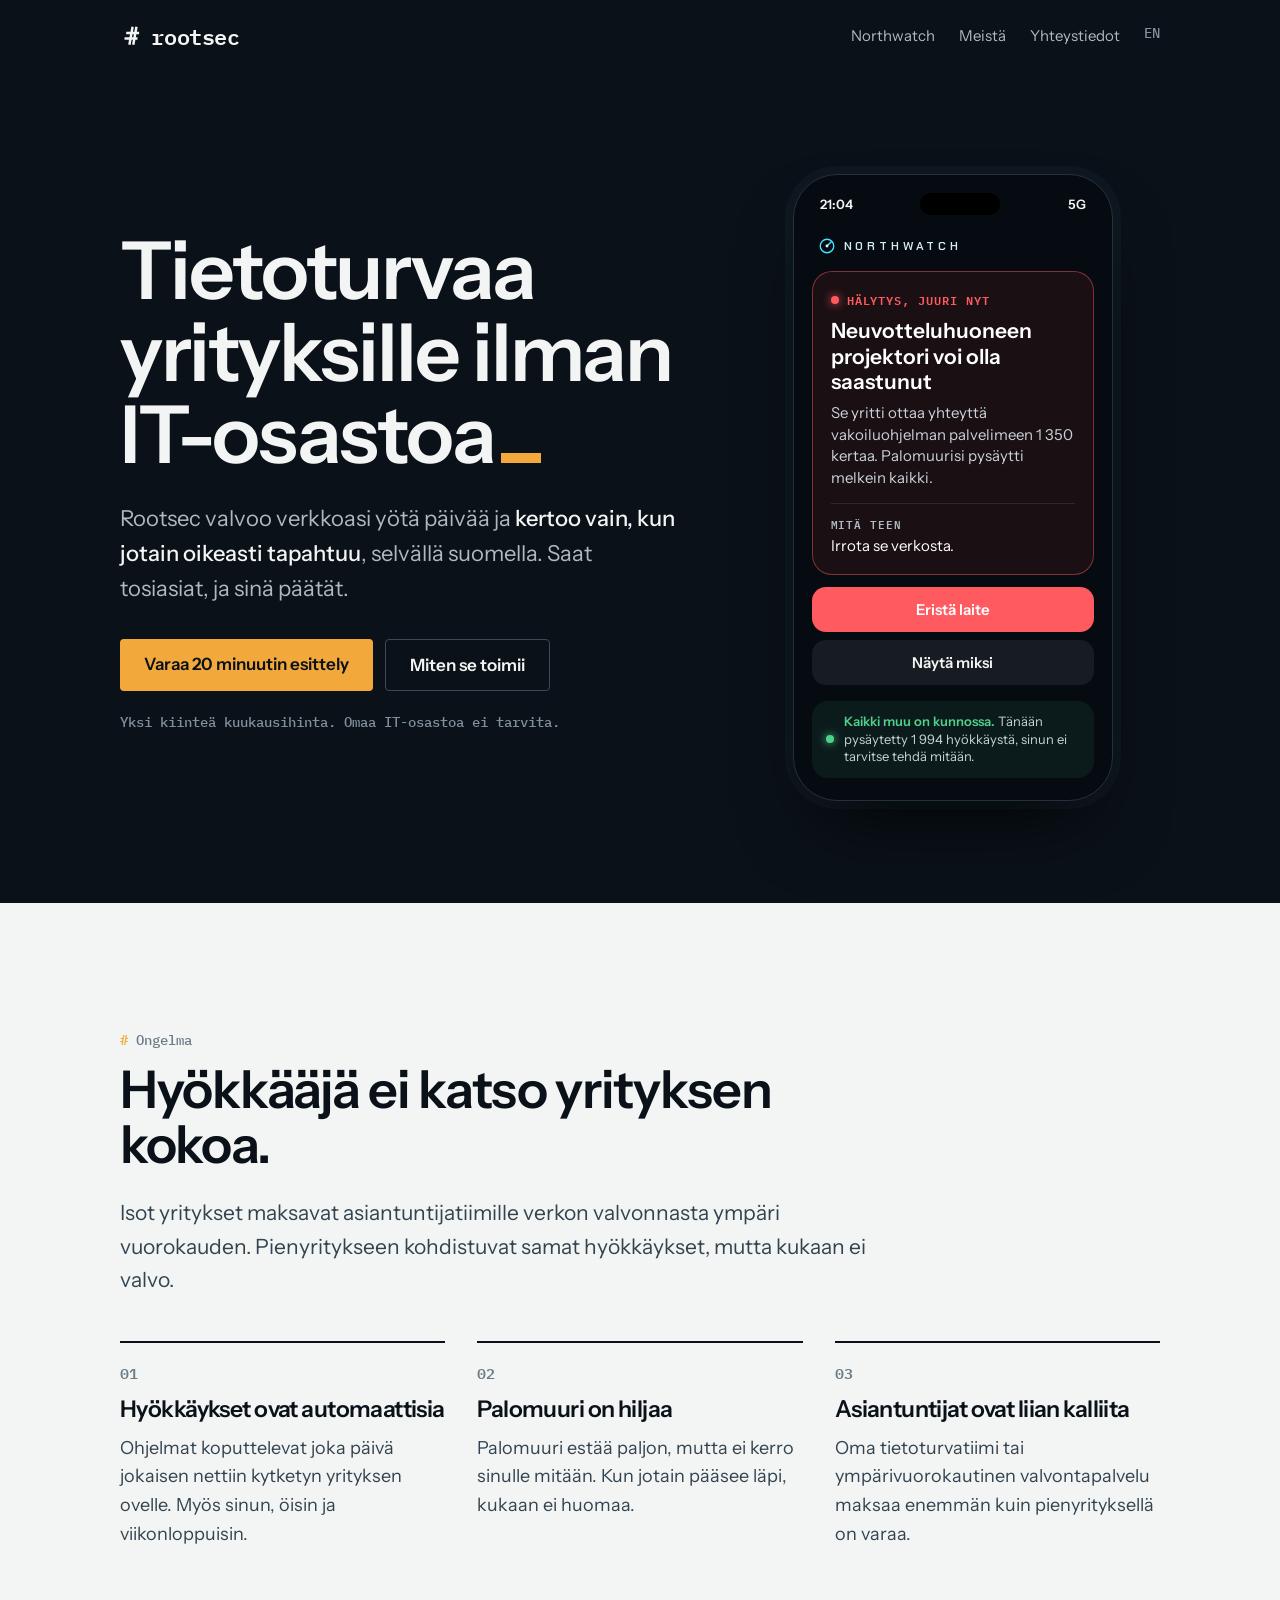
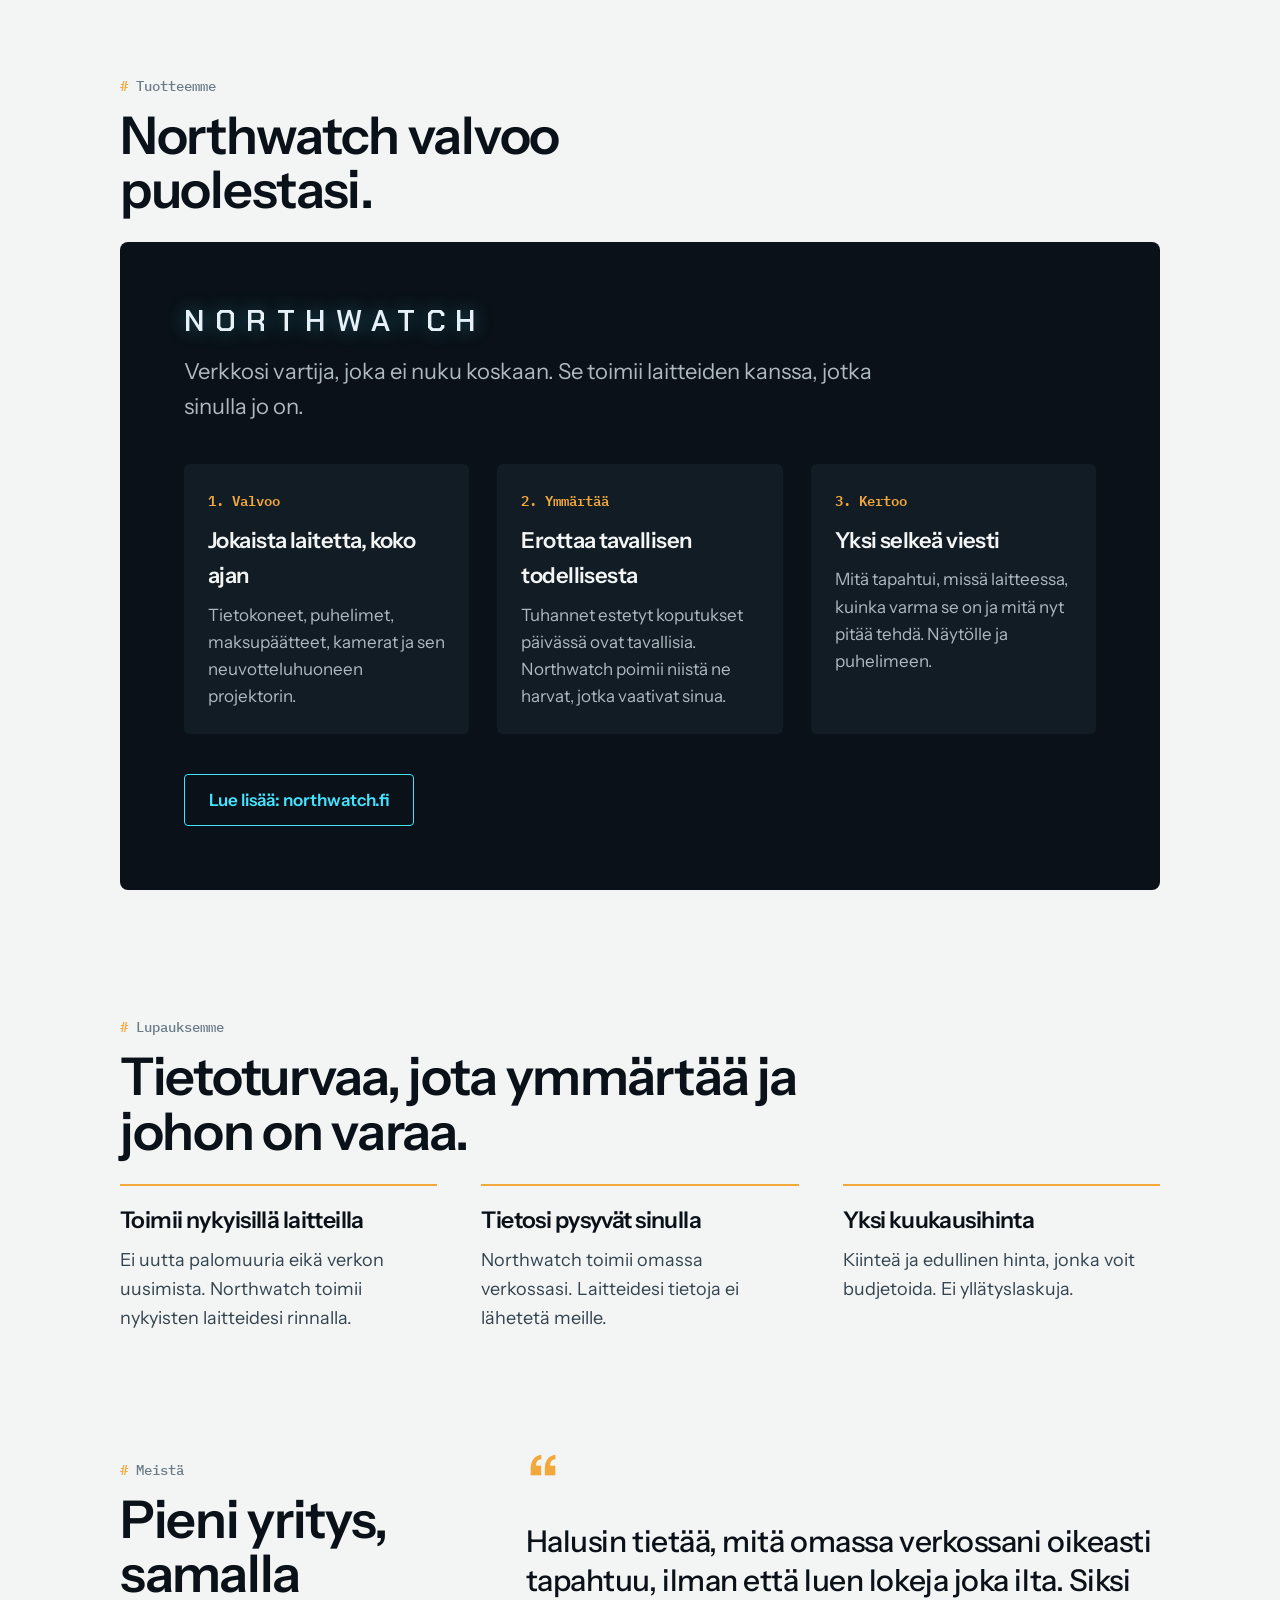
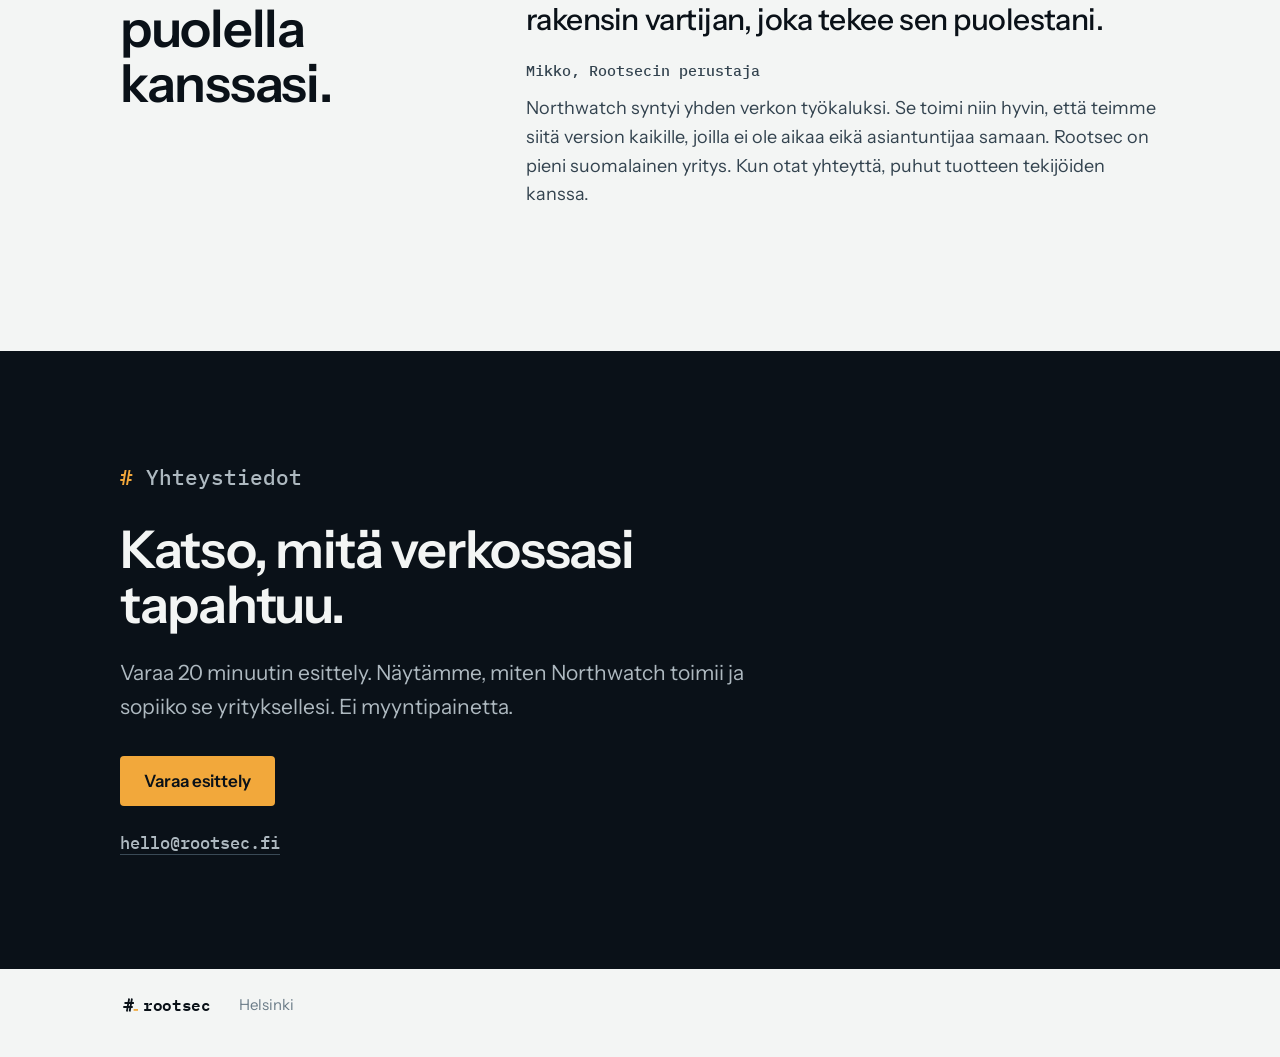
<file: index.html>
<!doctype html>
<html lang="fi">
<head>
<meta charset="utf-8">
<meta name="viewport" content="width=device-width, initial-scale=1">
<meta http-equiv="Content-Security-Policy" content="default-src 'none'; script-src https://gc.zgo.at; connect-src https://rootsec.goatcounter.com; style-src 'self' 'unsafe-inline'; font-src 'self'; img-src 'self' data: https://rootsec.goatcounter.com; base-uri 'none'; form-action 'none'; upgrade-insecure-requests">
<meta name="referrer" content="strict-origin-when-cross-origin">
<title>Rootsec | Tietoturvaa pienyrityksille ilman IT-osastoa</title>
<meta name="description" content="Rootsec tekee tietoturvaa pienyrityksille, joilla ei ole omaa IT-osastoa. Northwatch valvoo verkkoasi yötä päivää ja kertoo selvällä suomella vain sen, millä on väliä.">
<meta property="og:title" content="Rootsec: tietoturvaa yrityksille ilman IT-osastoa">
<meta property="og:description" content="Northwatch valvoo verkkoasi yötä päivää ja kertoo selvällä suomella vain sen, millä on väliä.">
<meta property="og:image" content="https://rootsec.fi/img/og.png">
<meta property="og:type" content="website">
<meta name="twitter:card" content="summary_large_image">
<link rel="alternate" hreflang="fi" href="https://rootsec.fi/">
<link rel="alternate" hreflang="en" href="https://rootsec.fi/en/">
<link rel="alternate" hreflang="x-default" href="https://rootsec.fi/">
<link rel="canonical" href="https://rootsec.fi/">
<meta property="og:url" content="https://rootsec.fi/">
<meta property="og:site_name" content="Rootsec">
<meta property="og:locale" content="fi_FI">
<meta property="og:locale:alternate" content="en_GB">
<script type="application/ld+json">{"@context": "https://schema.org", "@graph": [{"@type": "Organization", "@id": "https://rootsec.fi/#org", "name": "Rootsec", "url": "https://rootsec.fi/", "email": "hello@rootsec.fi", "address": {"@type": "PostalAddress", "addressLocality": "Helsinki", "addressCountry": "FI"}, "brand": {"@type": "Brand", "name": "Northwatch", "url": "https://northwatch.fi/"}}, {"@type": "WebSite", "name": "Rootsec", "url": "https://rootsec.fi/", "publisher": {"@id": "https://rootsec.fi/#org"}}]}</script>
<link rel="icon" href="data:image/svg+xml,%3Csvg xmlns='http://www.w3.org/2000/svg' viewBox='0 0 100 100'%3E%3Crect width='100' height='100' rx='22' fill='%230a1118'/%3E%3Cpath d='M26 40H64M20 60H58M44 20 34 80M58 20 48 80' stroke='%23eef2f3' stroke-width='11' fill='none'/%3E%3Crect x='66' y='70' width='18' height='10' fill='%23f2a83b'/%3E%3C/svg%3E">
<link rel="stylesheet" href="fonts/fonts.css">
<style>
/* Rootsec: root black + paper, one warm light (the amber cursor). */
:root{--root:#0a1118;--panel:#121c25;--paper:#f3f5f4;--mist:#d9e0e3;--steel:#6b7c88;--ink2:#33434f;--fog:#aeb9c0;--cursor:#f2a83b;--alarm:#ff5a5f;--ok:#4fd18b;
  --mono:'IBM Plex Mono',ui-monospace,Consolas,monospace;--sans:'Instrument Sans',system-ui,sans-serif}
*{box-sizing:border-box}
html{scroll-behavior:smooth}
body{margin:0;background:var(--paper);color:var(--root);font:400 18px/1.6 var(--sans);-webkit-font-smoothing:antialiased}
a{color:inherit}
a:focus-visible{outline:2px solid var(--cursor);outline-offset:3px}
.wrap{max-width:1120px;margin:0 auto;padding:0 clamp(16px,4vw,40px)}
.lk{display:inline-flex;align-items:center;gap:.3em;text-decoration:none}
.lk svg{height:1.25em;width:auto;margin-right:-.12em}
.wm{font:600 1em/1 var(--mono);letter-spacing:-.02em}
h1,h2,h3{margin:0;font-weight:600;letter-spacing:-.025em}
p{margin:0 0 14px}
.label{font:500 14px var(--mono);color:var(--steel);margin:0 0 14px}
.label::before{content:"# ";color:var(--cursor)}
h2{font-size:clamp(32px,4.4vw,52px);line-height:1.05;max-width:20ch;margin-bottom:24px}
.intro{font-size:clamp(19px,2vw,21px);color:var(--ink2);max-width:36em}
section{padding:clamp(72px,10vw,128px) 0 0}

.btn{display:inline-block;font:600 17px var(--sans);text-decoration:none;padding:15px 24px;border-radius:4px;transition:transform .15s}
.btn:hover{transform:translateY(-1px)}
.btn.solid{background:var(--cursor);color:var(--root)}
.btn.ghost{border:1.5px solid currentColor}

/* hero */
.hero{background:var(--root);color:var(--paper);overflow:hidden}
.bar{display:flex;align-items:center;gap:24px;height:72px}
.bar .lk{font-size:22px}
.bar nav{margin-left:auto;display:flex;gap:24px;font-size:15px;color:var(--fog)}
.bar nav a{text-decoration:none}
.bar nav a:hover{color:var(--paper)}
@media (max-width:640px){.bar nav a:not(.lang){display:none}}
.bar .lang{font:500 14px var(--mono);color:#7f909b}.bar .lang:hover{color:var(--paper)}
.hero-grid{display:grid;grid-template-columns:minmax(0,1.15fr) minmax(0,.85fr);gap:clamp(32px,5vw,72px);align-items:center;padding:clamp(48px,8vw,104px) 0 clamp(56px,8vw,104px)}
@media (max-width:860px){.hero-grid{grid-template-columns:minmax(0,1fr)}}
.hero h1{font-size:clamp(42px,6.4vw,80px);line-height:1.02;max-width:13ch}
.cur{display:inline-block;width:.5em;height:.12em;background:var(--cursor);margin-left:.08em;vertical-align:0;animation:blink 1.1s steps(1) infinite}
@keyframes blink{50%{opacity:0}}
@media (prefers-reduced-motion:reduce){.cur{animation:none}html{scroll-behavior:auto}}
.hero .lede{font-size:clamp(19px,2vw,22px);color:var(--fog);max-width:30em;margin:26px 0 32px}
.hero .lede b{color:var(--paper);font-weight:500}
.ctas{display:flex;flex-wrap:wrap;gap:12px}
.hero .btn.ghost{color:var(--paper);border-color:#3a4a56}
.hero .btn.ghost:hover{border-color:var(--paper)}
.fine{margin-top:22px;font:500 14px var(--mono);color:#7f909b}

/* phone with one plain alarm */
.device{display:flex;justify-content:center}
.phone{width:min(320px,86vw);border-radius:44px;background:#050b11;border:1px solid #23313c;padding:18px 18px 22px;box-shadow:0 40px 80px -30px rgba(0,0,0,.8),0 0 0 8px #0f1820;display:flex;flex-direction:column}
.phone .sb{display:flex;justify-content:space-between;align-items:center;font:600 13px var(--sans);color:var(--paper);padding:0 8px}
.phone .sb i{width:80px;height:22px;border-radius:12px;background:#000}
.phone .app{display:flex;align-items:center;gap:8px;margin:22px 6px 16px;font:600 12px 'Chakra Petch',sans-serif;letter-spacing:.32em;color:#d6ecf5}
.phone .app svg{width:18px;height:18px}
.alert{border-radius:20px;background:#1a0f13;border:1px solid rgba(255,90,95,.45);padding:18px}
.alert .h{display:flex;align-items:center;gap:8px;font:600 12px var(--mono);letter-spacing:.08em;text-transform:uppercase;color:var(--alarm);margin-bottom:8px}
.alert .h i{width:8px;height:8px;border-radius:50%;background:var(--alarm);box-shadow:0 0 10px var(--alarm)}
.alert .t{font:600 21px/1.2 var(--sans);color:#fff;margin-bottom:8px}
.alert .d{font-size:15px;line-height:1.45;color:#c9d2d8}
.alert .todo{font-size:15px;line-height:1.4;color:#fff;margin:0;padding-top:10px;border-top:1px solid rgba(255,255,255,.1)}
.alert .todo b{display:block;font:600 11px var(--mono);letter-spacing:.08em;text-transform:uppercase;color:var(--fog);margin-bottom:2px}
.phone .act{margin-top:12px;display:grid;gap:8px}
.phone .act span{display:block;text-align:center;border-radius:14px;padding:13px;font:600 15px var(--sans)}
.phone .act .p{background:var(--alarm);color:#fff}
.phone .act .s{color:var(--paper);background:rgba(255,255,255,.07)}
.phone .ok{margin-top:16px;display:flex;align-items:center;gap:10px;border-radius:16px;background:rgba(79,209,139,.08);padding:12px 14px;font-size:13px;line-height:1.35;color:#c9d2d8}
.phone .ok i{flex:none;width:8px;height:8px;border-radius:50%;background:var(--ok);box-shadow:0 0 8px var(--ok)}
.phone .ok b{color:var(--ok);font-weight:600}

/* problem */
.facts{display:grid;grid-template-columns:repeat(3,minmax(0,1fr));gap:clamp(20px,3vw,32px);margin-top:44px}
@media (max-width:820px){.facts{grid-template-columns:minmax(0,1fr)}}
.facts div{border-top:2px solid var(--root);padding-top:18px}
.facts .n{font:600 15px var(--mono);color:var(--steel);margin-bottom:10px}
.facts h3{font-size:23px;line-height:1.2;margin-bottom:10px}
.facts p{color:var(--ink2);margin:0}

/* product */
.product{background:var(--root);color:var(--paper);border-radius:8px;padding:clamp(28px,5vw,64px);margin-top:12px}
.product .nw{font:600 clamp(22px,3vw,30px)/1 'Chakra Petch',sans-serif;letter-spacing:.34em;color:#e6f2f8;text-shadow:0 0 18px rgba(69,227,255,.4);margin-bottom:18px}
.product .sub{font-size:clamp(19px,2vw,22px);color:var(--fog);max-width:32em;margin-bottom:40px}
.steps{display:grid;grid-template-columns:repeat(3,minmax(0,1fr));gap:clamp(16px,3vw,28px);margin-bottom:40px}
@media (max-width:820px){.steps{grid-template-columns:minmax(0,1fr)}}
.steps div{background:var(--panel);border-radius:6px;padding:24px}
.steps .k{font:600 14px var(--mono);color:var(--cursor);margin-bottom:12px}
.steps h3{font-size:22px;margin-bottom:8px}
.steps p{color:var(--fog);margin:0;font-size:17px}
.product .btn.ghost{color:#45e3ff}
.product .btn.ghost:hover{color:#e6f2f8}

/* promises */
.promises{display:grid;grid-template-columns:repeat(3,minmax(0,1fr));gap:clamp(20px,4vw,44px)}
@media (max-width:820px){.promises{grid-template-columns:minmax(0,1fr)}}
.promises div{border-top:2px solid var(--cursor);padding-top:16px}
.promises h3{font-size:23px;margin-bottom:8px}
.promises p{color:var(--ink2);margin:0}

/* founder */
.founder{display:grid;grid-template-columns:minmax(0,.7fr) minmax(0,1.3fr);gap:clamp(28px,5vw,64px);align-items:start}
@media (max-width:820px){.founder{grid-template-columns:minmax(0,1fr)}}
.founder blockquote{margin:0;font-size:clamp(22px,2.6vw,30px);line-height:1.3;letter-spacing:-.015em;font-weight:500}
.founder blockquote::before{content:"“";display:block;font:600 72px/0.6 var(--sans);color:var(--cursor);margin-bottom:18px}
.founder .by{margin-top:22px;font:500 15px var(--mono);color:var(--steel)}
.founder .story p{color:var(--ink2)}

/* contact */
.cta{background:var(--root);color:var(--paper);margin-top:clamp(72px,10vw,128px);padding:clamp(64px,9vw,112px) 0}
.cta h2{max-width:16ch}
.cta p{color:var(--fog);font-size:clamp(19px,2vw,21px);max-width:32em;margin-bottom:32px}
.cta .mail{display:inline-block;margin-top:26px;font:500 17px var(--mono);color:var(--fog);text-decoration:none;border-bottom:1px solid #3a4a56}
.cta .mail:hover{color:var(--paper)}
footer{padding:24px 0 40px;font-size:15px;color:var(--steel)}
footer .wrap{display:flex;flex-wrap:wrap;gap:8px 28px;align-items:center}
footer .lk{font-size:16px;color:var(--root)}
</style>
</head>
<body>
<header class="hero">
  <div class="wrap">
    <div class="bar">
      <a class="lk" href="#" aria-label="Rootsec etusivu"><svg viewBox="0 0 100 100" aria-hidden="true"><path d="M27 40H65M21 60H59M45 22 35 78M59 22 49 78" fill="none" stroke="#f3f5f4" stroke-width="9" stroke-linecap="square"/><rect x="68" y="70" width="22" height="9" fill="#f2a83b"><animate attributeName="opacity" values="1;0" dur="1.1s" calcMode="discrete" repeatCount="indefinite"/></rect></svg><span class="wm">rootsec</span></a>
      <nav><a href="#product">Northwatch</a><a href="#founder">Meistä</a><a href="#contact">Yhteystiedot</a><a class="lang" href="en/" hreflang="en" lang="en">EN</a></nav>
    </div>
    <div class="hero-grid">
      <div>
        <h1>Tietoturvaa yrityksille ilman IT-osastoa<span class="cur" aria-hidden="true"></span></h1>
        <p class="lede">Rootsec valvoo verkkoasi yötä päivää ja <b>kertoo vain, kun jotain oikeasti tapahtuu</b>, selvällä suomella. Saat tosiasiat, ja sinä päätät.</p>
        <div class="ctas">
          <a class="btn solid" href="#contact">Varaa 20 minuutin esittely</a>
          <a class="btn ghost" href="#product">Miten se toimii</a>
        </div>
        <p class="fine">Yksi kiinteä kuukausihinta. Omaa IT-osastoa ei tarvita.</p>
      </div>
      <div class="device" aria-label="Esimerkki Northwatchin hälytyksestä puhelimessa">
        <div class="phone">
          <div class="sb"><span>21:04</span><i></i><span>5G</span></div>
          <div class="app"><svg viewBox="0 0 32 32" aria-hidden="true"><circle cx="16" cy="16" r="12" fill="none" stroke="#45e3ff" stroke-width="2.4"/><path d="M16 16 24.5 7.5" stroke="#45e3ff" stroke-width="2.4"/><circle cx="16" cy="16" r="2.6" fill="#e6f2f8"/></svg>NORTHWATCH</div>
          <div class="alert">
            <p class="h"><i></i>Hälytys, juuri nyt</p>
            <p class="t">Neuvotteluhuoneen projektori voi olla saastunut</p>
            <p class="d">Se yritti ottaa yhteyttä vakoiluohjelman palvelimeen 1 350 kertaa. Palomuurisi pysäytti melkein kaikki.</p>
            <p class="todo"><b>Mitä teen</b>Irrota se verkosta.</p>
          </div>
          <div class="act"><span class="p">Eristä laite</span><span class="s">Näytä miksi</span></div>
          <div class="ok"><i></i><span><b>Kaikki muu on kunnossa.</b> Tänään pysäytetty 1 994 hyökkäystä, sinun ei tarvitse tehdä mitään.</span></div>
        </div>
      </div>
    </div>
  </div>
</header>

<main>
  <section id="problem">
    <div class="wrap">
      <p class="label">Ongelma</p>
      <h2>Hyökkääjä ei katso yrityksen kokoa.</h2>
      <p class="intro">Isot yritykset maksavat asiantuntijatiimille verkon valvonnasta ympäri vuorokauden. Pienyritykseen kohdistuvat samat hyökkäykset, mutta kukaan ei valvo.</p>
      <div class="facts">
        <div><p class="n">01</p><h3>Hyökkäykset ovat automaattisia</h3><p>Ohjelmat koputtelevat joka päivä jokaisen nettiin kytketyn yrityksen ovelle. Myös sinun, öisin ja viikonloppuisin.</p></div>
        <div><p class="n">02</p><h3>Palomuuri on hiljaa</h3><p>Palomuuri estää paljon, mutta ei kerro sinulle mitään. Kun jotain pääsee läpi, kukaan ei huomaa.</p></div>
        <div><p class="n">03</p><h3>Asiantuntijat ovat liian kalliita</h3><p>Oma tietoturvatiimi tai ympärivuorokautinen valvontapalvelu maksaa enemmän kuin pienyrityksellä on varaa.</p></div>
      </div>
    </div>
  </section>

  <section id="product">
    <div class="wrap">
      <p class="label">Tuotteemme</p>
      <h2>Northwatch valvoo puolestasi.</h2>
      <div class="product">
        <div class="nw">NORTHWATCH</div>
        <p class="sub">Verkkosi vartija, joka ei nuku koskaan. Se toimii laitteiden kanssa, jotka sinulla jo on.</p>
        <div class="steps">
          <div><p class="k">1. Valvoo</p><h3>Jokaista laitetta, koko ajan</h3><p>Tietokoneet, puhelimet, maksupäätteet, kamerat ja sen neuvotteluhuoneen projektorin.</p></div>
          <div><p class="k">2. Ymmärtää</p><h3>Erottaa tavallisen todellisesta</h3><p>Tuhannet estetyt koputukset päivässä ovat tavallisia. Northwatch poimii niistä ne harvat, jotka vaativat sinua.</p></div>
          <div><p class="k">3. Kertoo</p><h3>Yksi selkeä viesti</h3><p>Mitä tapahtui, missä laitteessa, kuinka varma se on ja mitä nyt pitää tehdä. Näytölle ja puhelimeen.</p></div>
        </div>
        <a class="btn ghost" href="https://northwatch.fi">Lue lisää: northwatch.fi</a>
      </div>
    </div>
  </section>

  <section id="promises">
    <div class="wrap">
      <p class="label">Lupauksemme</p>
      <h2>Tietoturvaa, jota ymmärtää ja johon on varaa.</h2>
      <div class="promises">
        <div><h3>Toimii nykyisillä laitteilla</h3><p>Ei uutta palomuuria eikä verkon uusimista. Northwatch toimii nykyisten laitteidesi rinnalla.</p></div>
        <div><h3>Tietosi pysyvät sinulla</h3><p>Northwatch toimii omassa verkossasi. Laitteidesi tietoja ei lähetetä meille.</p></div>
        <div><h3>Yksi kuukausihinta</h3><p>Kiinteä ja edullinen hinta, jonka voit budjetoida. Ei yllätyslaskuja.</p></div>
      </div>
    </div>
  </section>

  <section id="founder">
    <div class="wrap founder">
      <div>
        <p class="label">Meistä</p>
        <h2>Pieni yritys, samalla puolella kanssasi.</h2>
      </div>
      <div class="story">
        <blockquote>Halusin tietää, mitä omassa verkossani oikeasti tapahtuu, ilman että luen lokeja joka ilta. Siksi rakensin vartijan, joka tekee sen puolestani.</blockquote>
        <p class="by">Mikko, Rootsecin perustaja</p>
        <p>Northwatch syntyi yhden verkon työkaluksi. Se toimi niin hyvin, että teimme siitä version kaikille, joilla ei ole aikaa eikä asiantuntijaa samaan. Rootsec on pieni suomalainen yritys. Kun otat yhteyttä, puhut tuotteen tekijöiden kanssa.</p>
      </div>
    </div>
  </section>

  <div id="contact" class="cta">
    <div class="wrap">
      <p class="label">Yhteystiedot</p>
      <h2>Katso, mitä verkossasi tapahtuu.</h2>
      <p>Varaa 20 minuutin esittely. Näytämme, miten Northwatch toimii ja sopiiko se yrityksellesi. Ei myyntipainetta.</p>
      <a class="btn solid" href="mailto:hello@rootsec.fi?subject=Esittely">Varaa esittely</a><br>
      <a class="mail" href="mailto:hello@rootsec.fi">hello@rootsec.fi</a>
    </div>
  </div>
</main>
<footer>
  <div class="wrap">
    <span class="lk"><svg viewBox="0 0 100 100" aria-hidden="true"><path d="M27 40H65M21 60H59M45 22 35 78M59 22 49 78" fill="none" stroke="#0a1118" stroke-width="9" stroke-linecap="square"/><rect x="68" y="70" width="22" height="9" fill="#f2a83b"/></svg><span class="wm">rootsec</span></span>
    <span>Helsinki</span>
    <!-- Lisää Y-tunnus tähän, kun yritys on rekisteröity -->
  </div>
</footer>
<script data-goatcounter="https://rootsec.goatcounter.com/count" async src="https://gc.zgo.at/count.v4.js" crossorigin="anonymous" integrity="sha384-nRw6qfbWyJha9LhsOtSb2YJDyZdKvvCFh0fJYlkquSFjUxp9FVNugbfy8q1jdxI+"></script>
</body>
</html>
</file>
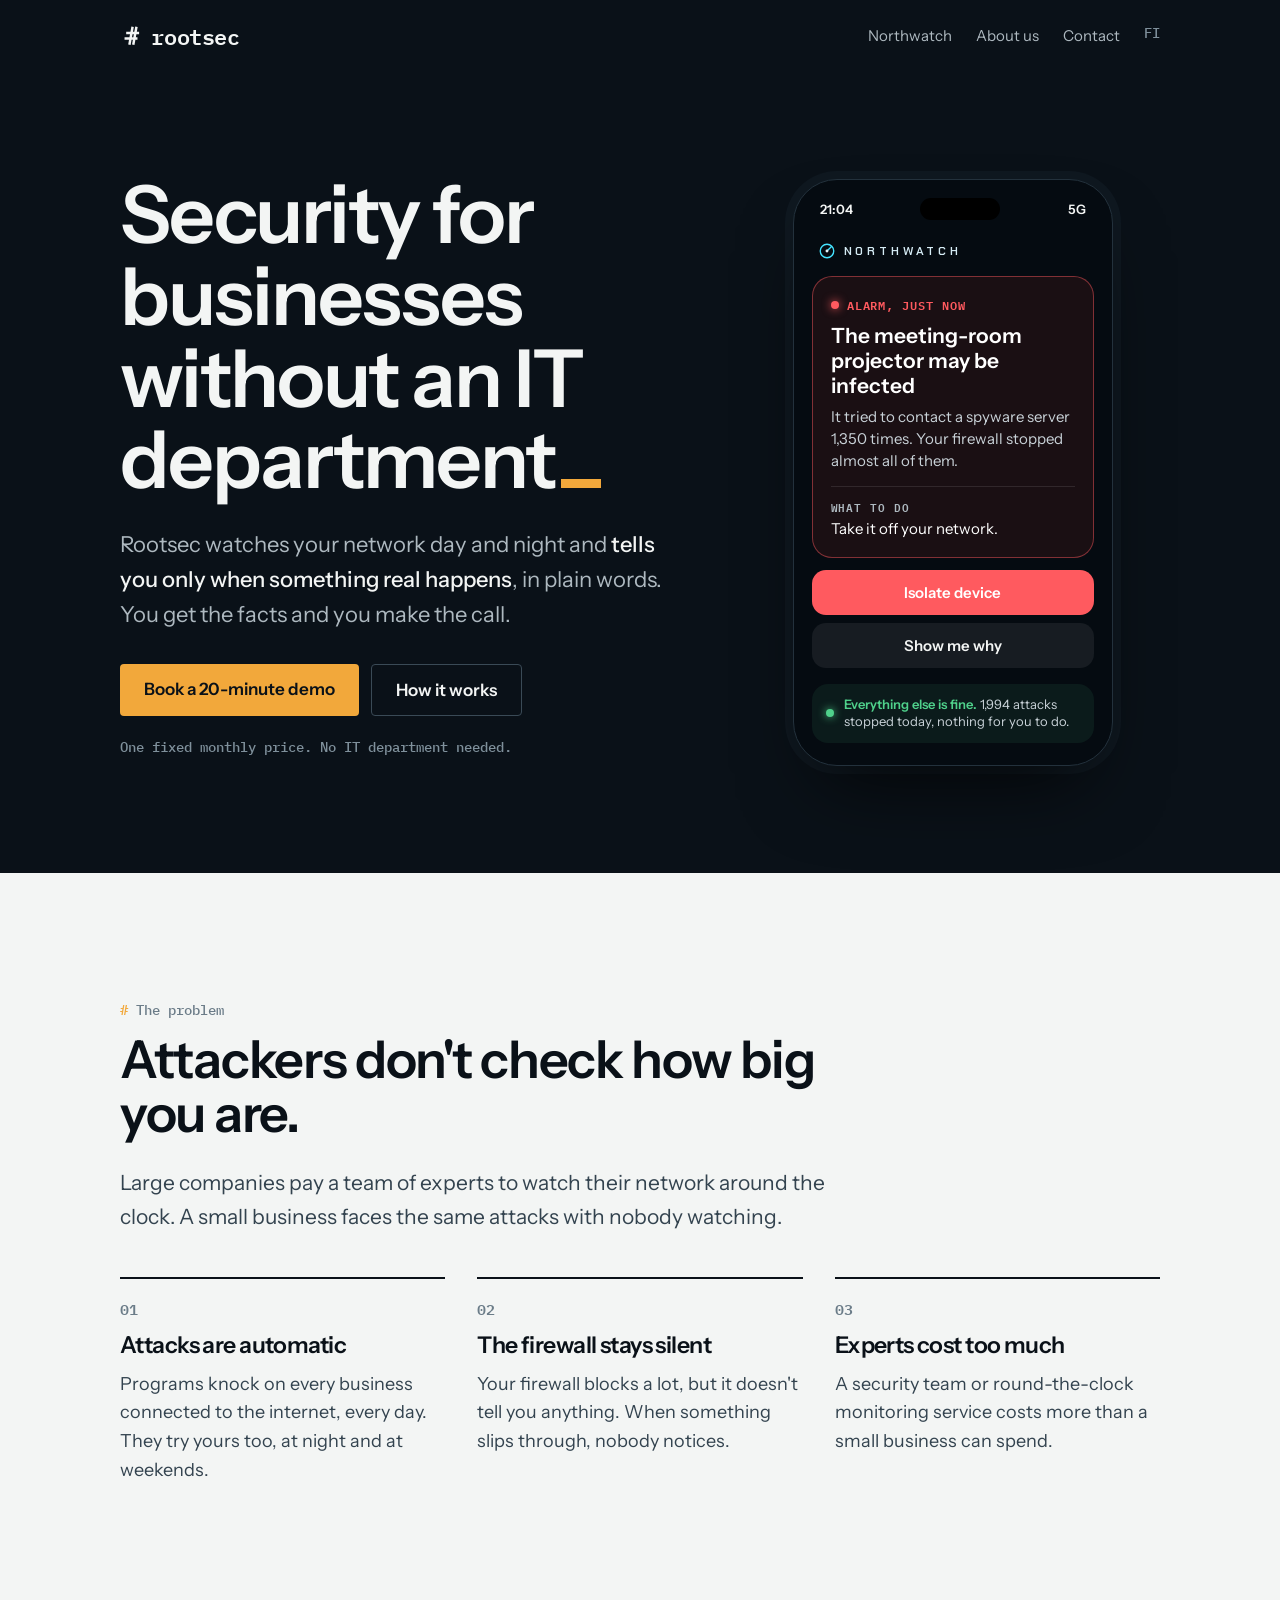
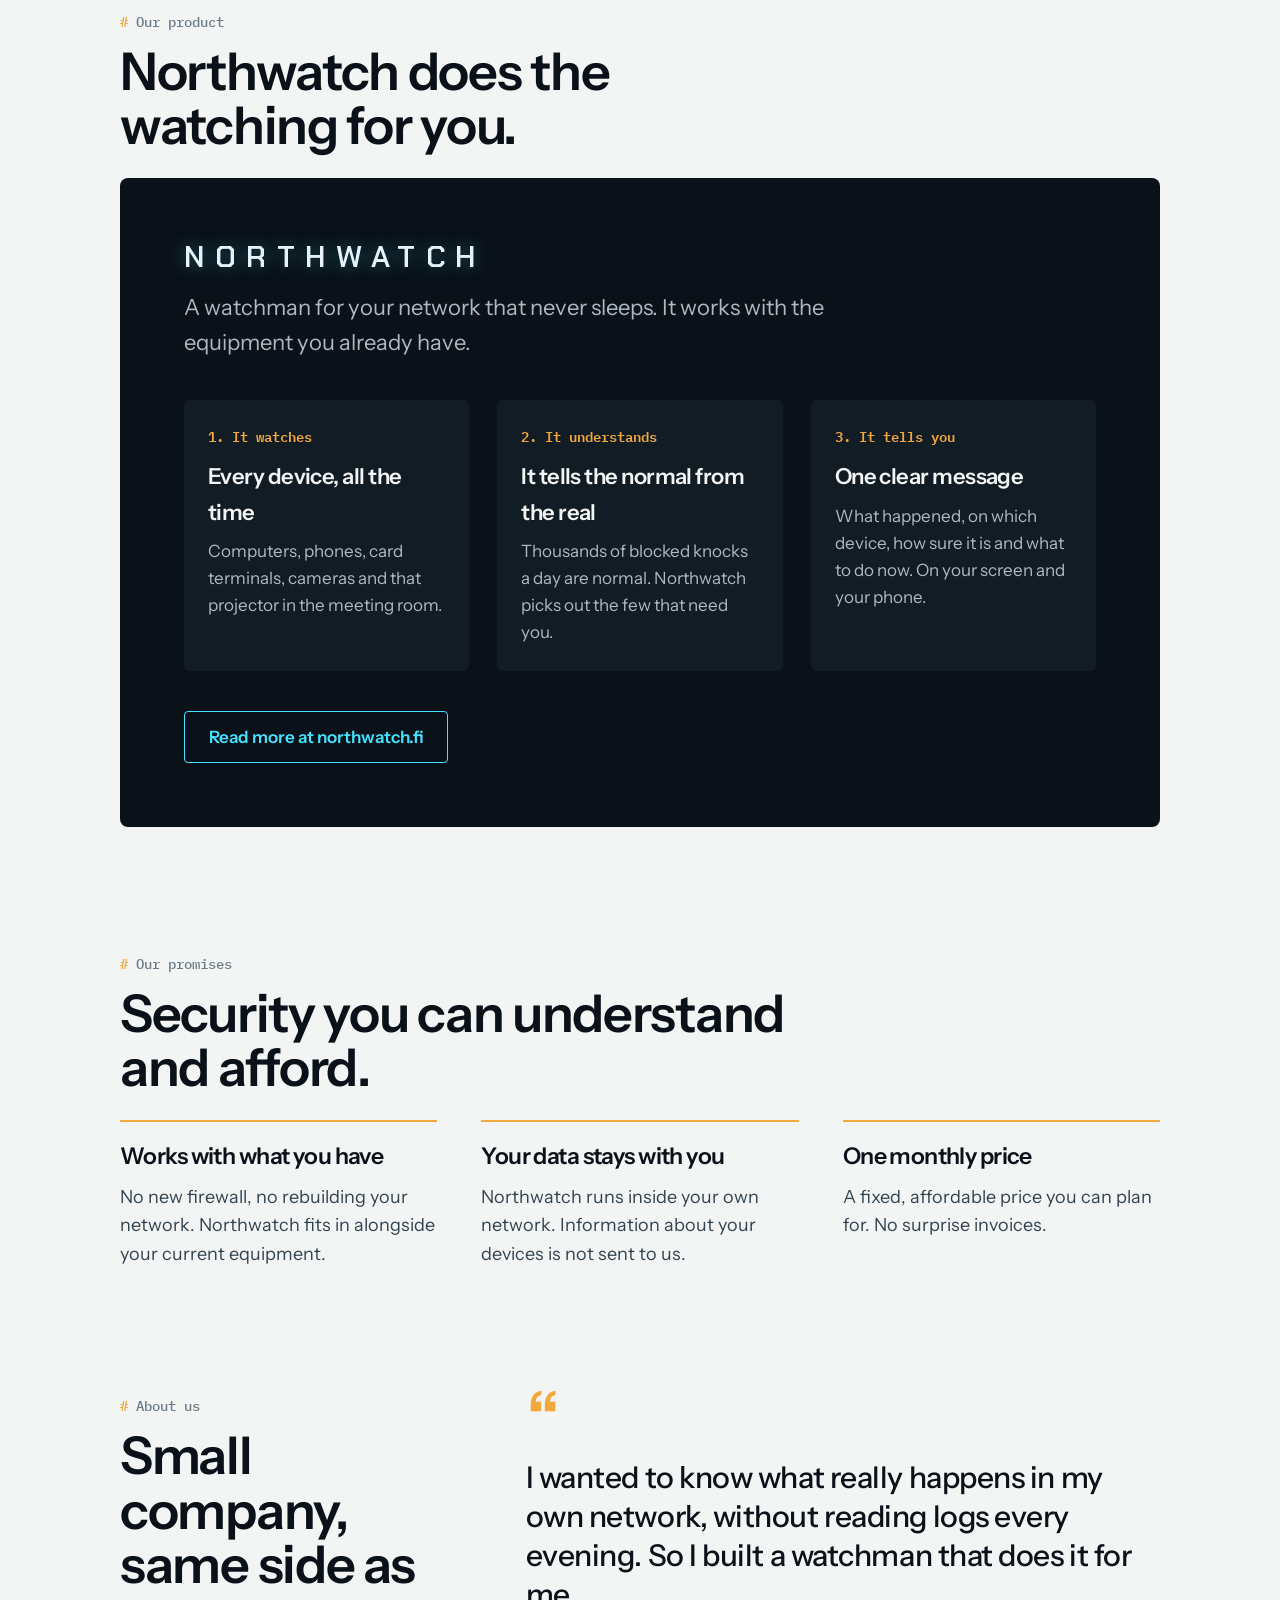
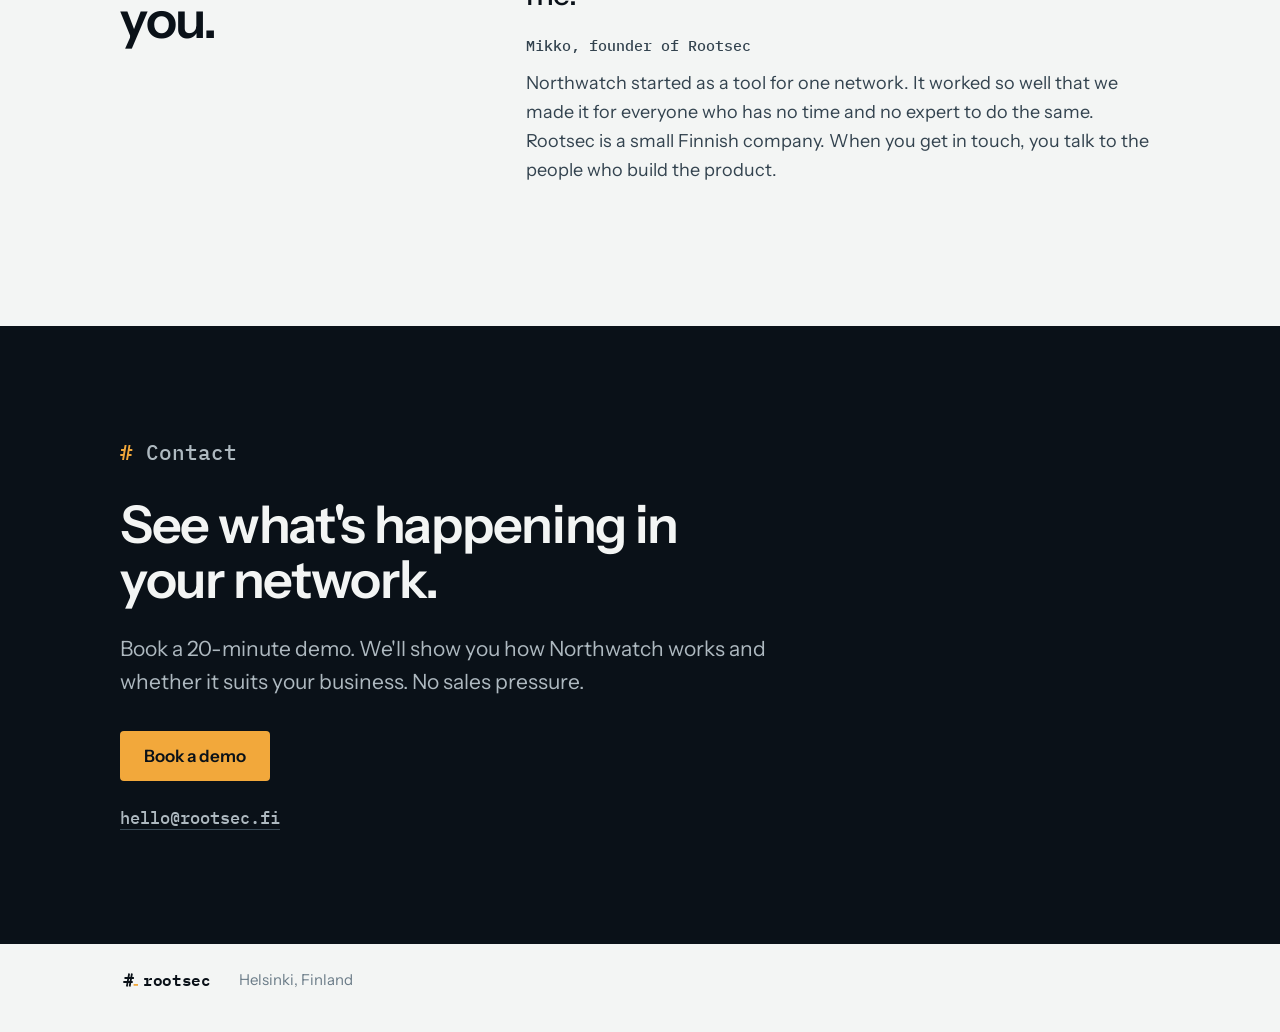
<file: en/index.html>
<!doctype html>
<html lang="en">
<head>
<meta charset="utf-8">
<meta name="viewport" content="width=device-width, initial-scale=1">
<meta http-equiv="Content-Security-Policy" content="default-src 'none'; script-src https://gc.zgo.at; connect-src https://rootsec.goatcounter.com; style-src 'self' 'unsafe-inline'; font-src 'self'; img-src 'self' data: https://rootsec.goatcounter.com; base-uri 'none'; form-action 'none'; upgrade-insecure-requests">
<meta name="referrer" content="strict-origin-when-cross-origin">
<title>Rootsec | Network security for small businesses</title>
<meta name="description" content="Rootsec makes network security for small businesses that have no IT department. Northwatch watches your network day and night and tells you only what matters, in plain words.">
<meta property="og:title" content="Rootsec: security for businesses without an IT department">
<meta property="og:description" content="Northwatch watches your network day and night and tells you only what matters, in plain words.">
<meta property="og:image" content="https://rootsec.fi/img/og.png">
<meta property="og:type" content="website">
<meta name="twitter:card" content="summary_large_image">
<link rel="alternate" hreflang="fi" href="https://rootsec.fi/">
<link rel="alternate" hreflang="en" href="https://rootsec.fi/en/">
<link rel="alternate" hreflang="x-default" href="https://rootsec.fi/">
<link rel="canonical" href="https://rootsec.fi/en/">
<meta property="og:url" content="https://rootsec.fi/en/">
<meta property="og:site_name" content="Rootsec">
<meta property="og:locale" content="en_GB">
<meta property="og:locale:alternate" content="fi_FI">
<script type="application/ld+json">{"@context": "https://schema.org", "@graph": [{"@type": "Organization", "@id": "https://rootsec.fi/#org", "name": "Rootsec", "url": "https://rootsec.fi/", "email": "hello@rootsec.fi", "address": {"@type": "PostalAddress", "addressLocality": "Helsinki", "addressCountry": "FI"}, "brand": {"@type": "Brand", "name": "Northwatch", "url": "https://northwatch.fi/"}}, {"@type": "WebSite", "name": "Rootsec", "url": "https://rootsec.fi/", "publisher": {"@id": "https://rootsec.fi/#org"}}]}</script>
<link rel="icon" href="data:image/svg+xml,%3Csvg xmlns='http://www.w3.org/2000/svg' viewBox='0 0 100 100'%3E%3Crect width='100' height='100' rx='22' fill='%230a1118'/%3E%3Cpath d='M26 40H64M20 60H58M44 20 34 80M58 20 48 80' stroke='%23eef2f3' stroke-width='11' fill='none'/%3E%3Crect x='66' y='70' width='18' height='10' fill='%23f2a83b'/%3E%3C/svg%3E">
<link rel="stylesheet" href="../fonts/fonts.css">
<style>
/* Rootsec: root black + paper, one warm light (the amber cursor). */
:root{--root:#0a1118;--panel:#121c25;--paper:#f3f5f4;--mist:#d9e0e3;--steel:#6b7c88;--ink2:#33434f;--fog:#aeb9c0;--cursor:#f2a83b;--alarm:#ff5a5f;--ok:#4fd18b;
  --mono:'IBM Plex Mono',ui-monospace,Consolas,monospace;--sans:'Instrument Sans',system-ui,sans-serif}
*{box-sizing:border-box}
html{scroll-behavior:smooth}
body{margin:0;background:var(--paper);color:var(--root);font:400 18px/1.6 var(--sans);-webkit-font-smoothing:antialiased}
a{color:inherit}
a:focus-visible{outline:2px solid var(--cursor);outline-offset:3px}
.wrap{max-width:1120px;margin:0 auto;padding:0 clamp(16px,4vw,40px)}
.lk{display:inline-flex;align-items:center;gap:.3em;text-decoration:none}
.lk svg{height:1.25em;width:auto;margin-right:-.12em}
.wm{font:600 1em/1 var(--mono);letter-spacing:-.02em}
h1,h2,h3{margin:0;font-weight:600;letter-spacing:-.025em}
p{margin:0 0 14px}
.label{font:500 14px var(--mono);color:var(--steel);margin:0 0 14px}
.label::before{content:"# ";color:var(--cursor)}
h2{font-size:clamp(32px,4.4vw,52px);line-height:1.05;max-width:20ch;margin-bottom:24px}
.intro{font-size:clamp(19px,2vw,21px);color:var(--ink2);max-width:36em}
section{padding:clamp(72px,10vw,128px) 0 0}

.btn{display:inline-block;font:600 17px var(--sans);text-decoration:none;padding:15px 24px;border-radius:4px;transition:transform .15s}
.btn:hover{transform:translateY(-1px)}
.btn.solid{background:var(--cursor);color:var(--root)}
.btn.ghost{border:1.5px solid currentColor}

/* hero */
.hero{background:var(--root);color:var(--paper);overflow:hidden}
.bar{display:flex;align-items:center;gap:24px;height:72px}
.bar .lk{font-size:22px}
.bar nav{margin-left:auto;display:flex;gap:24px;font-size:15px;color:var(--fog)}
.bar nav a{text-decoration:none}
.bar nav a:hover{color:var(--paper)}
@media (max-width:640px){.bar nav a:not(.lang){display:none}}
.bar .lang{font:500 14px var(--mono);color:#7f909b}.bar .lang:hover{color:var(--paper)}
.hero-grid{display:grid;grid-template-columns:minmax(0,1.15fr) minmax(0,.85fr);gap:clamp(32px,5vw,72px);align-items:center;padding:clamp(48px,8vw,104px) 0 clamp(56px,8vw,104px)}
@media (max-width:860px){.hero-grid{grid-template-columns:minmax(0,1fr)}}
.hero h1{font-size:clamp(42px,6.4vw,80px);line-height:1.02;max-width:13ch}
.cur{display:inline-block;width:.5em;height:.12em;background:var(--cursor);margin-left:.08em;vertical-align:0;animation:blink 1.1s steps(1) infinite}
@keyframes blink{50%{opacity:0}}
@media (prefers-reduced-motion:reduce){.cur{animation:none}html{scroll-behavior:auto}}
.hero .lede{font-size:clamp(19px,2vw,22px);color:var(--fog);max-width:30em;margin:26px 0 32px}
.hero .lede b{color:var(--paper);font-weight:500}
.ctas{display:flex;flex-wrap:wrap;gap:12px}
.hero .btn.ghost{color:var(--paper);border-color:#3a4a56}
.hero .btn.ghost:hover{border-color:var(--paper)}
.fine{margin-top:22px;font:500 14px var(--mono);color:#7f909b}

/* phone with one plain alarm */
.device{display:flex;justify-content:center}
.phone{width:min(320px,86vw);border-radius:44px;background:#050b11;border:1px solid #23313c;padding:18px 18px 22px;box-shadow:0 40px 80px -30px rgba(0,0,0,.8),0 0 0 8px #0f1820;display:flex;flex-direction:column}
.phone .sb{display:flex;justify-content:space-between;align-items:center;font:600 13px var(--sans);color:var(--paper);padding:0 8px}
.phone .sb i{width:80px;height:22px;border-radius:12px;background:#000}
.phone .app{display:flex;align-items:center;gap:8px;margin:22px 6px 16px;font:600 12px 'Chakra Petch',sans-serif;letter-spacing:.32em;color:#d6ecf5}
.phone .app svg{width:18px;height:18px}
.alert{border-radius:20px;background:#1a0f13;border:1px solid rgba(255,90,95,.45);padding:18px}
.alert .h{display:flex;align-items:center;gap:8px;font:600 12px var(--mono);letter-spacing:.08em;text-transform:uppercase;color:var(--alarm);margin-bottom:8px}
.alert .h i{width:8px;height:8px;border-radius:50%;background:var(--alarm);box-shadow:0 0 10px var(--alarm)}
.alert .t{font:600 21px/1.2 var(--sans);color:#fff;margin-bottom:8px}
.alert .d{font-size:15px;line-height:1.45;color:#c9d2d8}
.alert .todo{font-size:15px;line-height:1.4;color:#fff;margin:0;padding-top:10px;border-top:1px solid rgba(255,255,255,.1)}
.alert .todo b{display:block;font:600 11px var(--mono);letter-spacing:.08em;text-transform:uppercase;color:var(--fog);margin-bottom:2px}
.phone .act{margin-top:12px;display:grid;gap:8px}
.phone .act span{display:block;text-align:center;border-radius:14px;padding:13px;font:600 15px var(--sans)}
.phone .act .p{background:var(--alarm);color:#fff}
.phone .act .s{color:var(--paper);background:rgba(255,255,255,.07)}
.phone .ok{margin-top:16px;display:flex;align-items:center;gap:10px;border-radius:16px;background:rgba(79,209,139,.08);padding:12px 14px;font-size:13px;line-height:1.35;color:#c9d2d8}
.phone .ok i{flex:none;width:8px;height:8px;border-radius:50%;background:var(--ok);box-shadow:0 0 8px var(--ok)}
.phone .ok b{color:var(--ok);font-weight:600}

/* problem */
.facts{display:grid;grid-template-columns:repeat(3,minmax(0,1fr));gap:clamp(20px,3vw,32px);margin-top:44px}
@media (max-width:820px){.facts{grid-template-columns:minmax(0,1fr)}}
.facts div{border-top:2px solid var(--root);padding-top:18px}
.facts .n{font:600 15px var(--mono);color:var(--steel);margin-bottom:10px}
.facts h3{font-size:23px;line-height:1.2;margin-bottom:10px}
.facts p{color:var(--ink2);margin:0}

/* product */
.product{background:var(--root);color:var(--paper);border-radius:8px;padding:clamp(28px,5vw,64px);margin-top:12px}
.product .nw{font:600 clamp(22px,3vw,30px)/1 'Chakra Petch',sans-serif;letter-spacing:.34em;color:#e6f2f8;text-shadow:0 0 18px rgba(69,227,255,.4);margin-bottom:18px}
.product .sub{font-size:clamp(19px,2vw,22px);color:var(--fog);max-width:32em;margin-bottom:40px}
.steps{display:grid;grid-template-columns:repeat(3,minmax(0,1fr));gap:clamp(16px,3vw,28px);margin-bottom:40px}
@media (max-width:820px){.steps{grid-template-columns:minmax(0,1fr)}}
.steps div{background:var(--panel);border-radius:6px;padding:24px}
.steps .k{font:600 14px var(--mono);color:var(--cursor);margin-bottom:12px}
.steps h3{font-size:22px;margin-bottom:8px}
.steps p{color:var(--fog);margin:0;font-size:17px}
.product .btn.ghost{color:#45e3ff}
.product .btn.ghost:hover{color:#e6f2f8}

/* promises */
.promises{display:grid;grid-template-columns:repeat(3,minmax(0,1fr));gap:clamp(20px,4vw,44px)}
@media (max-width:820px){.promises{grid-template-columns:minmax(0,1fr)}}
.promises div{border-top:2px solid var(--cursor);padding-top:16px}
.promises h3{font-size:23px;margin-bottom:8px}
.promises p{color:var(--ink2);margin:0}

/* founder */
.founder{display:grid;grid-template-columns:minmax(0,.7fr) minmax(0,1.3fr);gap:clamp(28px,5vw,64px);align-items:start}
@media (max-width:820px){.founder{grid-template-columns:minmax(0,1fr)}}
.founder blockquote{margin:0;font-size:clamp(22px,2.6vw,30px);line-height:1.3;letter-spacing:-.015em;font-weight:500}
.founder blockquote::before{content:"“";display:block;font:600 72px/0.6 var(--sans);color:var(--cursor);margin-bottom:18px}
.founder .by{margin-top:22px;font:500 15px var(--mono);color:var(--steel)}
.founder .story p{color:var(--ink2)}

/* contact */
.cta{background:var(--root);color:var(--paper);margin-top:clamp(72px,10vw,128px);padding:clamp(64px,9vw,112px) 0}
.cta h2{max-width:16ch}
.cta p{color:var(--fog);font-size:clamp(19px,2vw,21px);max-width:32em;margin-bottom:32px}
.cta .mail{display:inline-block;margin-top:26px;font:500 17px var(--mono);color:var(--fog);text-decoration:none;border-bottom:1px solid #3a4a56}
.cta .mail:hover{color:var(--paper)}
footer{padding:24px 0 40px;font-size:15px;color:var(--steel)}
footer .wrap{display:flex;flex-wrap:wrap;gap:8px 28px;align-items:center}
footer .lk{font-size:16px;color:var(--root)}
</style>
</head>
<body>
<header class="hero">
  <div class="wrap">
    <div class="bar">
      <a class="lk" href="#" aria-label="Rootsec home"><svg viewBox="0 0 100 100" aria-hidden="true"><path d="M27 40H65M21 60H59M45 22 35 78M59 22 49 78" fill="none" stroke="#f3f5f4" stroke-width="9" stroke-linecap="square"/><rect x="68" y="70" width="22" height="9" fill="#f2a83b"><animate attributeName="opacity" values="1;0" dur="1.1s" calcMode="discrete" repeatCount="indefinite"/></rect></svg><span class="wm">rootsec</span></a>
      <nav><a href="#product">Northwatch</a><a href="#founder">About us</a><a href="#contact">Contact</a><a class="lang" href="../" hreflang="fi" lang="fi">FI</a></nav>
    </div>
    <div class="hero-grid">
      <div>
        <h1>Security for businesses without an IT department<span class="cur" aria-hidden="true"></span></h1>
        <p class="lede">Rootsec watches your network day and night and <b>tells you only when something real happens</b>, in plain words. You get the facts and you make the call.</p>
        <div class="ctas">
          <a class="btn solid" href="#contact">Book a 20-minute demo</a>
          <a class="btn ghost" href="#product">How it works</a>
        </div>
        <p class="fine">One fixed monthly price. No IT department needed.</p>
      </div>
      <div class="device" aria-label="Example of a Northwatch alarm on a phone">
        <div class="phone">
          <div class="sb"><span>21:04</span><i></i><span>5G</span></div>
          <div class="app"><svg viewBox="0 0 32 32" aria-hidden="true"><circle cx="16" cy="16" r="12" fill="none" stroke="#45e3ff" stroke-width="2.4"/><path d="M16 16 24.5 7.5" stroke="#45e3ff" stroke-width="2.4"/><circle cx="16" cy="16" r="2.6" fill="#e6f2f8"/></svg>NORTHWATCH</div>
          <div class="alert">
            <p class="h"><i></i>Alarm, just now</p>
            <p class="t">The meeting-room projector may be infected</p>
            <p class="d">It tried to contact a spyware server 1,350 times. Your firewall stopped almost all of them.</p>
            <p class="todo"><b>What to do</b>Take it off your network.</p>
          </div>
          <div class="act"><span class="p">Isolate device</span><span class="s">Show me why</span></div>
          <div class="ok"><i></i><span><b>Everything else is fine.</b> 1,994 attacks stopped today, nothing for you to do.</span></div>
        </div>
      </div>
    </div>
  </div>
</header>

<main>
  <section id="problem">
    <div class="wrap">
      <p class="label">The problem</p>
      <h2>Attackers don't check how big you are.</h2>
      <p class="intro">Large companies pay a team of experts to watch their network around the clock. A small business faces the same attacks with nobody watching.</p>
      <div class="facts">
        <div><p class="n">01</p><h3>Attacks are automatic</h3><p>Programs knock on every business connected to the internet, every day. They try yours too, at night and at weekends.</p></div>
        <div><p class="n">02</p><h3>The firewall stays silent</h3><p>Your firewall blocks a lot, but it doesn't tell you anything. When something slips through, nobody notices.</p></div>
        <div><p class="n">03</p><h3>Experts cost too much</h3><p>A security team or round-the-clock monitoring service costs more than a small business can spend.</p></div>
      </div>
    </div>
  </section>

  <section id="product">
    <div class="wrap">
      <p class="label">Our product</p>
      <h2>Northwatch does the watching for you.</h2>
      <div class="product">
        <div class="nw">NORTHWATCH</div>
        <p class="sub">A watchman for your network that never sleeps. It works with the equipment you already have.</p>
        <div class="steps">
          <div><p class="k">1. It watches</p><h3>Every device, all the time</h3><p>Computers, phones, card terminals, cameras and that projector in the meeting room.</p></div>
          <div><p class="k">2. It understands</p><h3>It tells the normal from the real</h3><p>Thousands of blocked knocks a day are normal. Northwatch picks out the few that need you.</p></div>
          <div><p class="k">3. It tells you</p><h3>One clear message</h3><p>What happened, on which device, how sure it is and what to do now. On your screen and your phone.</p></div>
        </div>
        <a class="btn ghost" href="https://northwatch.fi">Read more at northwatch.fi</a>
      </div>
    </div>
  </section>

  <section id="promises">
    <div class="wrap">
      <p class="label">Our promises</p>
      <h2>Security you can understand and afford.</h2>
      <div class="promises">
        <div><h3>Works with what you have</h3><p>No new firewall, no rebuilding your network. Northwatch fits in alongside your current equipment.</p></div>
        <div><h3>Your data stays with you</h3><p>Northwatch runs inside your own network. Information about your devices is not sent to us.</p></div>
        <div><h3>One monthly price</h3><p>A fixed, affordable price you can plan for. No surprise invoices.</p></div>
      </div>
    </div>
  </section>

  <section id="founder">
    <div class="wrap founder">
      <div>
        <p class="label">About us</p>
        <h2>Small company, same side as you.</h2>
      </div>
      <div class="story">
        <blockquote>I wanted to know what really happens in my own network, without reading logs every evening. So I built a watchman that does it for me.</blockquote>
        <p class="by">Mikko, founder of Rootsec</p>
        <p>Northwatch started as a tool for one network. It worked so well that we made it for everyone who has no time and no expert to do the same. Rootsec is a small Finnish company. When you get in touch, you talk to the people who build the product.</p>
      </div>
    </div>
  </section>

  <div id="contact" class="cta">
    <div class="wrap">
      <p class="label">Contact</p>
      <h2>See what's happening in your network.</h2>
      <p>Book a 20-minute demo. We'll show you how Northwatch works and whether it suits your business. No sales pressure.</p>
      <a class="btn solid" href="mailto:hello@rootsec.fi?subject=Demo">Book a demo</a><br>
      <a class="mail" href="mailto:hello@rootsec.fi">hello@rootsec.fi</a>
    </div>
  </div>
</main>
<footer>
  <div class="wrap">
    <span class="lk"><svg viewBox="0 0 100 100" aria-hidden="true"><path d="M27 40H65M21 60H59M45 22 35 78M59 22 49 78" fill="none" stroke="#0a1118" stroke-width="9" stroke-linecap="square"/><rect x="68" y="70" width="22" height="9" fill="#f2a83b"/></svg><span class="wm">rootsec</span></span>
    <span>Helsinki, Finland</span>
    <!-- Lisää Y-tunnus tähän, kun yritys on rekisteröity -->
  </div>
</footer>
<script data-goatcounter="https://rootsec.goatcounter.com/count" async src="https://gc.zgo.at/count.v4.js" crossorigin="anonymous" integrity="sha384-nRw6qfbWyJha9LhsOtSb2YJDyZdKvvCFh0fJYlkquSFjUxp9FVNugbfy8q1jdxI+"></script>
</body>
</html>
</file>
<file: fonts/fonts.css>
/* latin-ext */
@font-face {
  font-family: 'Chakra Petch';
  font-style: normal;
  font-weight: 600;
  font-display: swap;
  src: url(ChakraPetch-600-latin-ext.woff2) format('woff2');
  unicode-range: U+0100-02BA, U+02BD-02C5, U+02C7-02CC, U+02CE-02D7, U+02DD-02FF, U+0304, U+0308, U+0329, U+1D00-1DBF, U+1E00-1E9F, U+1EF2-1EFF, U+2020, U+20A0-20AB, U+20AD-20C4, U+2113, U+2C60-2C7F, U+A720-A7FF;
}
/* latin */
@font-face {
  font-family: 'Chakra Petch';
  font-style: normal;
  font-weight: 600;
  font-display: swap;
  src: url(ChakraPetch-600-latin.woff2) format('woff2');
  unicode-range: U+0000-00FF, U+0131, U+0152-0153, U+02BB-02BC, U+02C6, U+02DA, U+02DC, U+0304, U+0308, U+0329, U+2000-206F, U+20AC, U+2122, U+2191, U+2193, U+2212, U+2215, U+FEFF, U+FFFD;
}
/* latin-ext */
@font-face {
  font-family: 'IBM Plex Mono';
  font-style: normal;
  font-weight: 400;
  font-display: swap;
  src: url(IBMPlexMono-400-latin-ext.woff2) format('woff2');
  unicode-range: U+0100-02BA, U+02BD-02C5, U+02C7-02CC, U+02CE-02D7, U+02DD-02FF, U+0304, U+0308, U+0329, U+1D00-1DBF, U+1E00-1E9F, U+1EF2-1EFF, U+2020, U+20A0-20AB, U+20AD-20C4, U+2113, U+2C60-2C7F, U+A720-A7FF;
}
/* latin */
@font-face {
  font-family: 'IBM Plex Mono';
  font-style: normal;
  font-weight: 400;
  font-display: swap;
  src: url(IBMPlexMono-400-latin.woff2) format('woff2');
  unicode-range: U+0000-00FF, U+0131, U+0152-0153, U+02BB-02BC, U+02C6, U+02DA, U+02DC, U+0304, U+0308, U+0329, U+2000-206F, U+20AC, U+2122, U+2191, U+2193, U+2212, U+2215, U+FEFF, U+FFFD;
}
/* latin-ext */
@font-face {
  font-family: 'IBM Plex Mono';
  font-style: normal;
  font-weight: 500;
  font-display: swap;
  src: url(IBMPlexMono-500-latin-ext.woff2) format('woff2');
  unicode-range: U+0100-02BA, U+02BD-02C5, U+02C7-02CC, U+02CE-02D7, U+02DD-02FF, U+0304, U+0308, U+0329, U+1D00-1DBF, U+1E00-1E9F, U+1EF2-1EFF, U+2020, U+20A0-20AB, U+20AD-20C4, U+2113, U+2C60-2C7F, U+A720-A7FF;
}
/* latin */
@font-face {
  font-family: 'IBM Plex Mono';
  font-style: normal;
  font-weight: 500;
  font-display: swap;
  src: url(IBMPlexMono-500-latin.woff2) format('woff2');
  unicode-range: U+0000-00FF, U+0131, U+0152-0153, U+02BB-02BC, U+02C6, U+02DA, U+02DC, U+0304, U+0308, U+0329, U+2000-206F, U+20AC, U+2122, U+2191, U+2193, U+2212, U+2215, U+FEFF, U+FFFD;
}
/* latin-ext */
@font-face {
  font-family: 'IBM Plex Mono';
  font-style: normal;
  font-weight: 600;
  font-display: swap;
  src: url(IBMPlexMono-600-latin-ext.woff2) format('woff2');
  unicode-range: U+0100-02BA, U+02BD-02C5, U+02C7-02CC, U+02CE-02D7, U+02DD-02FF, U+0304, U+0308, U+0329, U+1D00-1DBF, U+1E00-1E9F, U+1EF2-1EFF, U+2020, U+20A0-20AB, U+20AD-20C4, U+2113, U+2C60-2C7F, U+A720-A7FF;
}
/* latin */
@font-face {
  font-family: 'IBM Plex Mono';
  font-style: normal;
  font-weight: 600;
  font-display: swap;
  src: url(IBMPlexMono-600-latin.woff2) format('woff2');
  unicode-range: U+0000-00FF, U+0131, U+0152-0153, U+02BB-02BC, U+02C6, U+02DA, U+02DC, U+0304, U+0308, U+0329, U+2000-206F, U+20AC, U+2122, U+2191, U+2193, U+2212, U+2215, U+FEFF, U+FFFD;
}
/* latin-ext */
@font-face {
  font-family: 'Instrument Sans';
  font-style: normal;
  font-weight: 400;
  font-stretch: 100%;
  font-display: swap;
  src: url(InstrumentSans-400-latin-ext.woff2) format('woff2');
  unicode-range: U+0100-02BA, U+02BD-02C5, U+02C7-02CC, U+02CE-02D7, U+02DD-02FF, U+0304, U+0308, U+0329, U+1D00-1DBF, U+1E00-1E9F, U+1EF2-1EFF, U+2020, U+20A0-20AB, U+20AD-20C4, U+2113, U+2C60-2C7F, U+A720-A7FF;
}
/* latin */
@font-face {
  font-family: 'Instrument Sans';
  font-style: normal;
  font-weight: 400;
  font-stretch: 100%;
  font-display: swap;
  src: url(InstrumentSans-400-latin.woff2) format('woff2');
  unicode-range: U+0000-00FF, U+0131, U+0152-0153, U+02BB-02BC, U+02C6, U+02DA, U+02DC, U+0304, U+0308, U+0329, U+2000-206F, U+20AC, U+2122, U+2191, U+2193, U+2212, U+2215, U+FEFF, U+FFFD;
}
/* latin-ext */
@font-face {
  font-family: 'Instrument Sans';
  font-style: normal;
  font-weight: 500;
  font-stretch: 100%;
  font-display: swap;
  src: url(InstrumentSans-500-latin-ext.woff2) format('woff2');
  unicode-range: U+0100-02BA, U+02BD-02C5, U+02C7-02CC, U+02CE-02D7, U+02DD-02FF, U+0304, U+0308, U+0329, U+1D00-1DBF, U+1E00-1E9F, U+1EF2-1EFF, U+2020, U+20A0-20AB, U+20AD-20C4, U+2113, U+2C60-2C7F, U+A720-A7FF;
}
/* latin */
@font-face {
  font-family: 'Instrument Sans';
  font-style: normal;
  font-weight: 500;
  font-stretch: 100%;
  font-display: swap;
  src: url(InstrumentSans-500-latin.woff2) format('woff2');
  unicode-range: U+0000-00FF, U+0131, U+0152-0153, U+02BB-02BC, U+02C6, U+02DA, U+02DC, U+0304, U+0308, U+0329, U+2000-206F, U+20AC, U+2122, U+2191, U+2193, U+2212, U+2215, U+FEFF, U+FFFD;
}
/* latin-ext */
@font-face {
  font-family: 'Instrument Sans';
  font-style: normal;
  font-weight: 600;
  font-stretch: 100%;
  font-display: swap;
  src: url(InstrumentSans-600-latin-ext.woff2) format('woff2');
  unicode-range: U+0100-02BA, U+02BD-02C5, U+02C7-02CC, U+02CE-02D7, U+02DD-02FF, U+0304, U+0308, U+0329, U+1D00-1DBF, U+1E00-1E9F, U+1EF2-1EFF, U+2020, U+20A0-20AB, U+20AD-20C4, U+2113, U+2C60-2C7F, U+A720-A7FF;
}
/* latin */
@font-face {
  font-family: 'Instrument Sans';
  font-style: normal;
  font-weight: 600;
  font-stretch: 100%;
  font-display: swap;
  src: url(InstrumentSans-600-latin.woff2) format('woff2');
  unicode-range: U+0000-00FF, U+0131, U+0152-0153, U+02BB-02BC, U+02C6, U+02DA, U+02DC, U+0304, U+0308, U+0329, U+2000-206F, U+20AC, U+2122, U+2191, U+2193, U+2212, U+2215, U+FEFF, U+FFFD;
}
</file>
